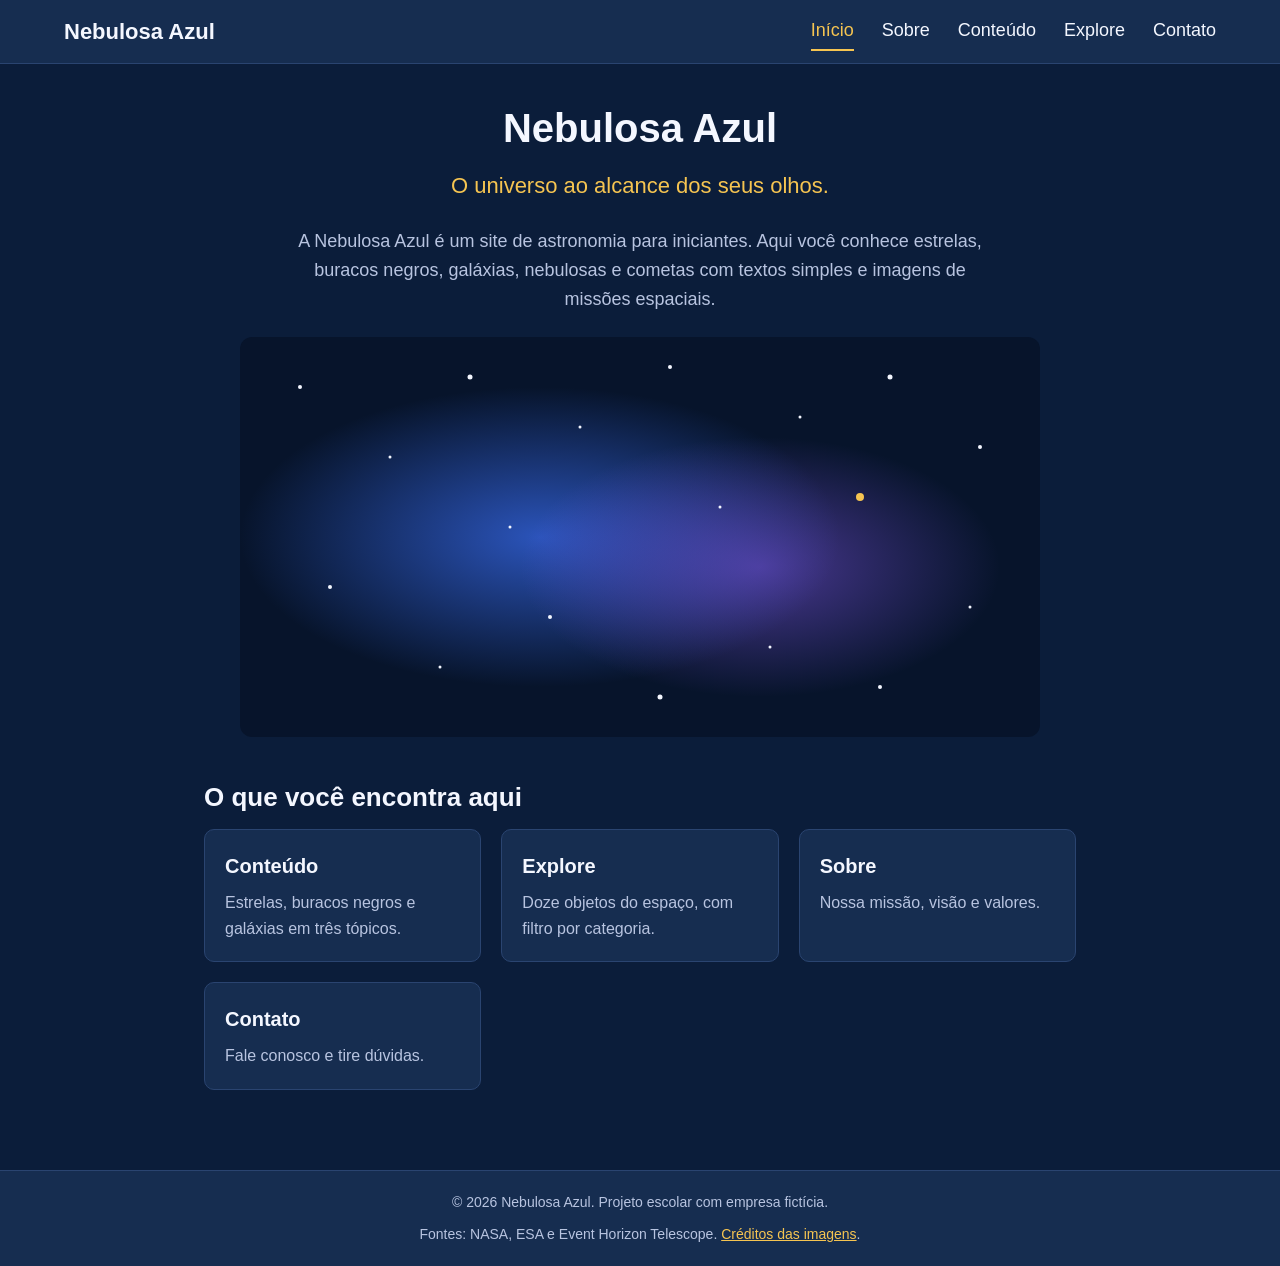
<file: html/index.html>
<!DOCTYPE html>
<html lang="pt-BR">
<head>
  <meta charset="UTF-8">
  <meta name="viewport" content="width=device-width, initial-scale=1.0">
  <meta name="description" content="Nebulosa Azul: site de astronomia para iniciantes sobre estrelas, buracos negros, galáxias e outros corpos celestes.">
  <link rel="icon" href="imagens/favicon.svg" type="image/svg+xml">
  <title>Início | Nebulosa Azul</title>
  <link rel="stylesheet" href="../css/style.css">
  <script src="../js/script.js" defer></script>
</head>
<body>
  <a class="pular" href="#conteudo">Ir para o conteúdo</a>
  <header>
    <a class="logo" href="index.html">Nebulosa Azul</a>
    <button class="menu-toggle" type="button" aria-expanded="false" aria-controls="menu">Menu</button>
    <nav id="menu" aria-label="Principal">
      <a href="index.html" aria-current="page">Início</a>
      <a href="sobre.html">Sobre</a>
      <a href="conteudo.html">Conteúdo</a>
      <a href="explore.html">Explore</a>
      <a href="contato.html">Contato</a>
    </nav>
  </header>

  <main id="conteudo">
    <section class="hero">
      <h1>Nebulosa Azul</h1>
      <p class="subtitulo">O universo ao alcance dos seus olhos.</p>
      <p class="apresentacao">A Nebulosa Azul é um site de astronomia para iniciantes. Aqui você conhece estrelas, buracos negros, galáxias, nebulosas e cometas com textos simples e imagens de missões espaciais.</p>
      <img src="../imagens/hero.svg" alt="Céu noturno com estrelas e uma nebulosa azul ao fundo" width="800" height="400">
    </section>

    <section>
      <h2>O que você encontra aqui</h2>
      <div class="grade">
        <a class="atalho" href="conteudo.html"><h3>Conteúdo</h3><p>Estrelas, buracos negros e galáxias em três tópicos.</p></a>
        <a class="atalho" href="explore.html"><h3>Explore</h3><p>Doze objetos do espaço, com filtro por categoria.</p></a>
        <a class="atalho" href="sobre.html"><h3>Sobre</h3><p>Nossa missão, visão e valores.</p></a>
        <a class="atalho" href="contato.html"><h3>Contato</h3><p>Fale conosco e tire dúvidas.</p></a>
      </div>
    </section>
  </main>

  <footer>
    <p>© 2026 Nebulosa Azul. Projeto escolar com empresa fictícia.</p>
    <p>Fontes: NASA, ESA e Event Horizon Telescope. <a href="sobre.html#creditos">Créditos das imagens</a>.</p>
  </footer>
</body>
</html>
</file>
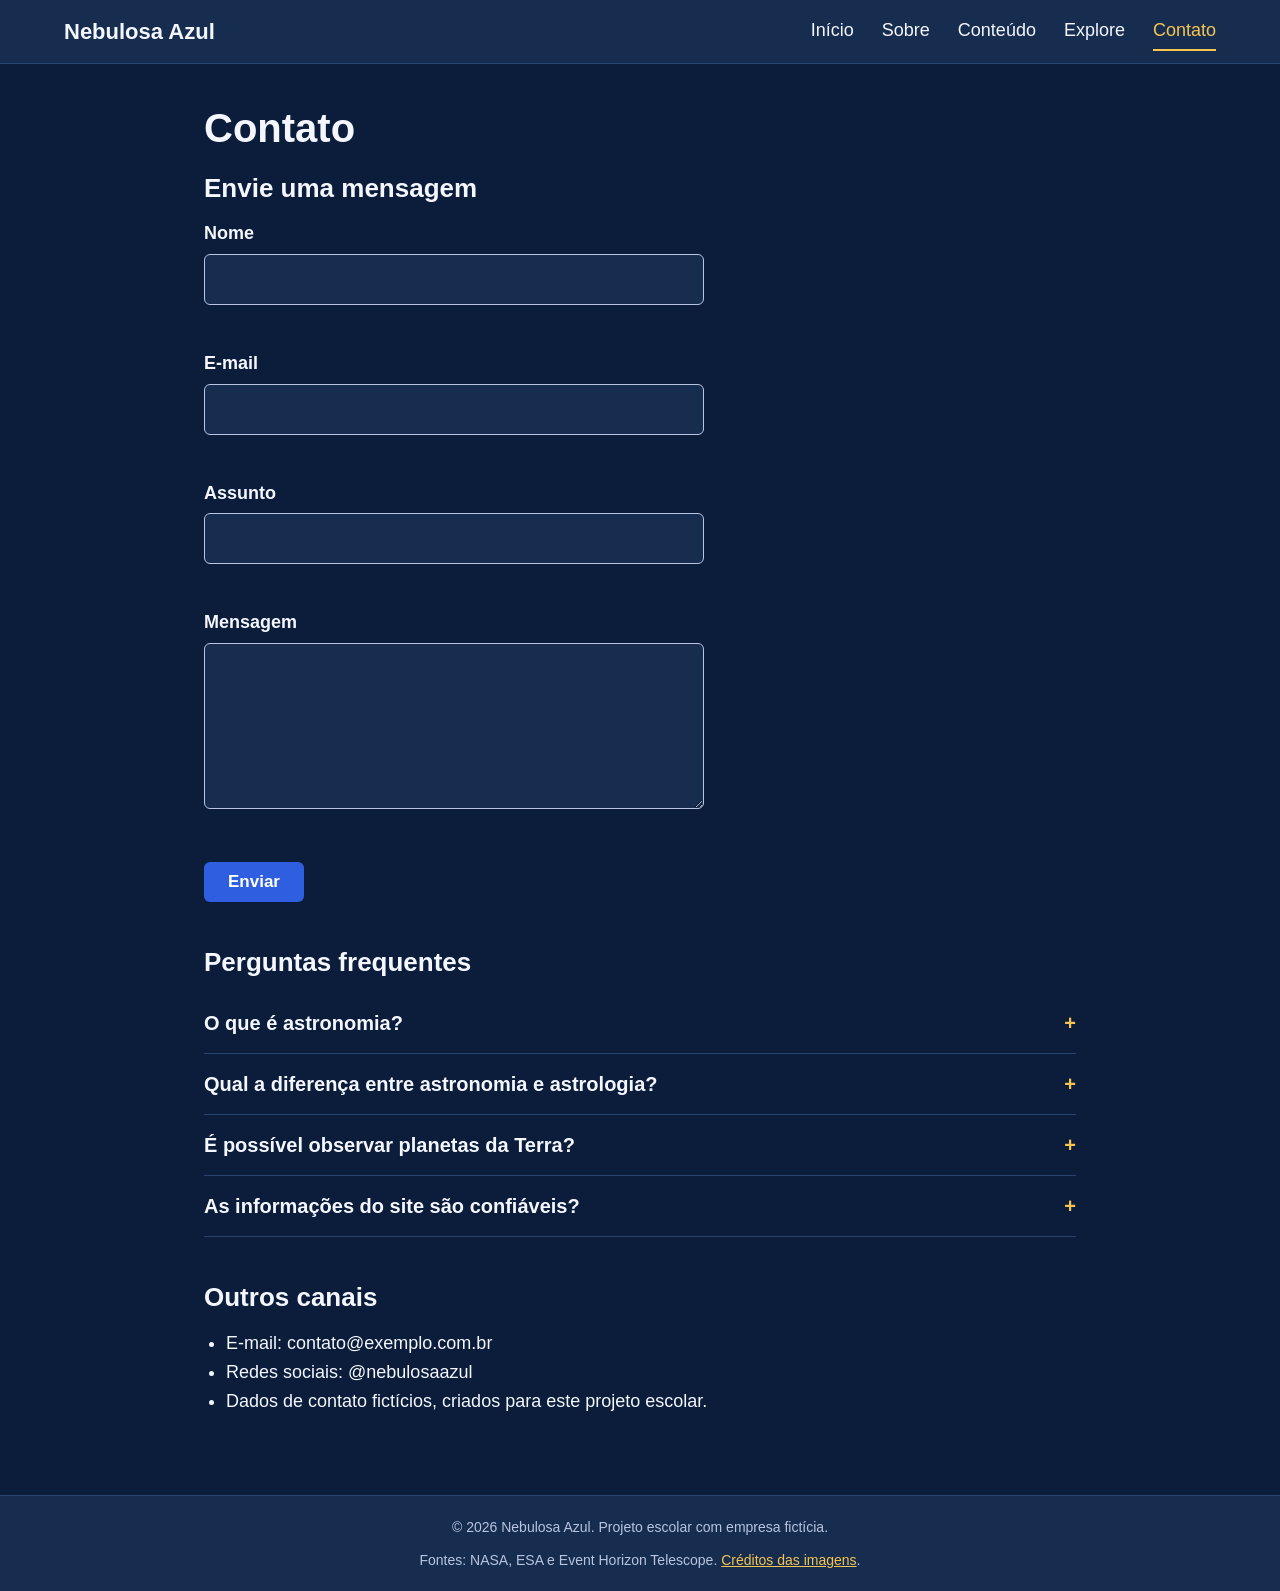
<file: html/contato.html>
<!DOCTYPE html>
<html lang="pt-BR">
<head>
  <meta charset="UTF-8">
  <meta name="viewport" content="width=device-width, initial-scale=1.0">
  <meta name="description" content="Formulário de contato e perguntas frequentes sobre astronomia.">
  <link rel="icon" href="imagens/favicon.svg" type="image/svg+xml">
  <title>Contato | Nebulosa Azul</title>
  <link rel="stylesheet" href="../css/style.css">
  <script src="../js/script.js" defer></script>
</head>
<body>
  <a class="pular" href="#conteudo">Ir para o conteúdo</a>
  <header>
    <a class="logo" href="index.html">Nebulosa Azul</a>
    <button class="menu-toggle" type="button" aria-expanded="false" aria-controls="menu">Menu</button>
    <nav id="menu" aria-label="Principal">
      <a href="index.html">Início</a>
      <a href="sobre.html">Sobre</a>
      <a href="conteudo.html">Conteúdo</a>
      <a href="explore.html">Explore</a>
      <a href="contato.html" aria-current="page">Contato</a>
    </nav>
  </header>

  <main id="conteudo">
    <h1>Contato</h1>

    <section>
      <h2>Envie uma mensagem</h2>
      <form id="form-contato" novalidate>
      <div class="campo">
        <label for="nome">Nome</label>
        <input type="text" id="nome" name="nome" autocomplete="name" required aria-describedby="erro-nome">
        <span class="erro" id="erro-nome"></span>
      </div>
      <div class="campo">
        <label for="email">E-mail</label>
        <input type="email" id="email" name="email" autocomplete="email" required aria-describedby="erro-email">
        <span class="erro" id="erro-email"></span>
      </div>
      <div class="campo">
        <label for="assunto">Assunto</label>
        <input type="text" id="assunto" name="assunto" autocomplete="off" required aria-describedby="erro-assunto">
        <span class="erro" id="erro-assunto"></span>
      </div>
      <div class="campo">
        <label for="mensagem">Mensagem</label>
        <textarea id="mensagem" name="mensagem" rows="5" required aria-describedby="erro-mensagem"></textarea>
        <span class="erro" id="erro-mensagem"></span>
      </div>
        <button type="submit" class="botao">Enviar</button>
        <p id="status" role="status"></p>
      </form>
    </section>

    <section>
      <h2>Perguntas frequentes</h2>
      <div class="faq-item">
        <h3><button type="button" class="faq-pergunta" id="pergunta-1" aria-expanded="false" aria-controls="resposta-1">O que é astronomia?</button></h3>
        <p class="faq-resposta" id="resposta-1" hidden>Astronomia é a ciência que estuda os corpos celestes e os fenômenos do Universo, como planetas, estrelas, galáxias e buracos negros.</p>
      </div>
      <div class="faq-item">
        <h3><button type="button" class="faq-pergunta" id="pergunta-2" aria-expanded="false" aria-controls="resposta-2">Qual a diferença entre astronomia e astrologia?</button></h3>
        <p class="faq-resposta" id="resposta-2" hidden>A astronomia é uma ciência baseada em observações e modelos. A astrologia relaciona a posição dos astros a características humanas, sem base científica.</p>
      </div>
      <div class="faq-item">
        <h3><button type="button" class="faq-pergunta" id="pergunta-3" aria-expanded="false" aria-controls="resposta-3">É possível observar planetas da Terra?</button></h3>
        <p class="faq-resposta" id="resposta-3" hidden>Sim. Vênus, Marte, Júpiter e Saturno podem ser vistos a olho nu em certas épocas. Com telescópio, aparecem mais detalhes.</p>
      </div>
      <div class="faq-item">
        <h3><button type="button" class="faq-pergunta" id="pergunta-4" aria-expanded="false" aria-controls="resposta-4">As informações do site são confiáveis?</button></h3>
        <p class="faq-resposta" id="resposta-4" hidden>Sim. Usamos dados de instituições e missões espaciais como NASA e ESA.</p>
      </div>
    </section>

    <section>
      <h2>Outros canais</h2>
      <ul>
        <li>E-mail: contato@exemplo.com.br</li>
        <li>Redes sociais: @nebulosaazul</li>
        <li>Dados de contato fictícios, criados para este projeto escolar.</li>
      </ul>
    </section>
  </main>

  <footer>
    <p>© 2026 Nebulosa Azul. Projeto escolar com empresa fictícia.</p>
    <p>Fontes: NASA, ESA e Event Horizon Telescope. <a href="sobre.html#creditos">Créditos das imagens</a>.</p>
  </footer>
</body>
</html>
</file>
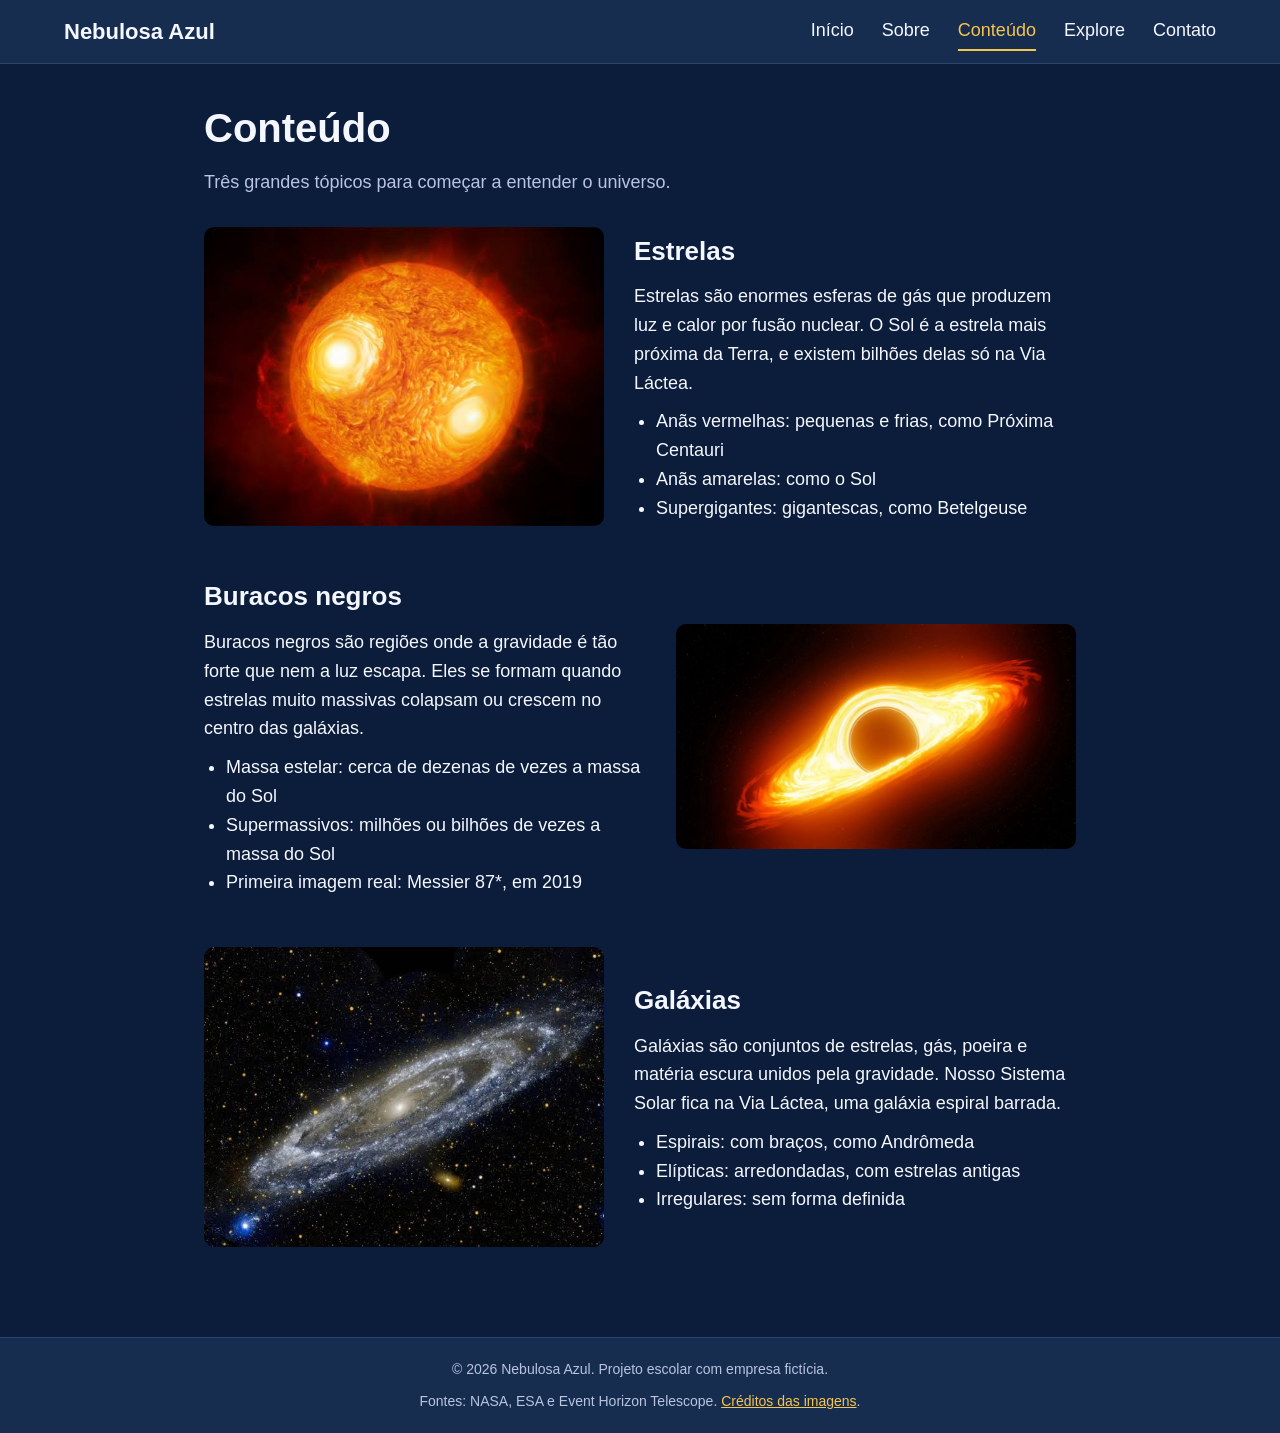
<file: html/conteudo.html>
<!DOCTYPE html>
<html lang="pt-BR">
<head>
  <meta charset="UTF-8">
  <meta name="viewport" content="width=device-width, initial-scale=1.0">
  <meta name="description" content="Estrelas, buracos negros e galáxias explicados de forma simples.">
  <link rel="icon" href="imagens/favicon.svg" type="image/svg+xml">
  <title>Conteúdo | Nebulosa Azul</title>
  <link rel="stylesheet" href="../css/style.css">
  <script src="../js/script.js" defer></script>
</head>
<body>
  <a class="pular" href="#conteudo">Ir para o conteúdo</a>
  <header>
    <a class="logo" href="index.html">Nebulosa Azul</a>
    <button class="menu-toggle" type="button" aria-expanded="false" aria-controls="menu">Menu</button>
    <nav id="menu" aria-label="Principal">
      <a href="index.html">Início</a>
      <a href="sobre.html">Sobre</a>
      <a href="conteudo.html" aria-current="page">Conteúdo</a>
      <a href="explore.html">Explore</a>
      <a href="contato.html">Contato</a>
    </nav>
  </header>

  <main id="conteudo">
    <h1>Conteúdo</h1>
    <p class="intro">Três grandes tópicos para começar a entender o universo.</p>

    <article class="topico">
      <img src="../imagens/estrela.jpeg" alt="Ilustração de uma estrela amarela brilhante em fundo escuro" width="400" height="300">
      <div>
        <h2>Estrelas</h2>
        <p>Estrelas são enormes esferas de gás que produzem luz e calor por fusão nuclear. O Sol é a estrela mais próxima da Terra, e existem bilhões delas só na Via Láctea.</p>
        <ul>
          <li>Anãs vermelhas: pequenas e frias, como Próxima Centauri</li>
          <li>Anãs amarelas: como o Sol</li>
          <li>Supergigantes: gigantescas, como Betelgeuse</li>
        </ul>
      </div>
    </article>
    <article class="topico">
      <img src="../imagens/buraco-negro.webp" alt="Ilustração de um buraco negro com um anel alaranjado de gás ao redor" width="400" height="300">
      <div>
        <h2>Buracos negros</h2>
        <p>Buracos negros são regiões onde a gravidade é tão forte que nem a luz escapa. Eles se formam quando estrelas muito massivas colapsam ou crescem no centro das galáxias.</p>
        <ul>
          <li>Massa estelar: cerca de dezenas de vezes a massa do Sol</li>
          <li>Supermassivos: milhões ou bilhões de vezes a massa do Sol</li>
          <li>Primeira imagem real: Messier 87*, em 2019</li>
        </ul>
      </div>
    </article>
    <article class="topico">
      <img src="../imagens/galaxia.jpeg" alt="Ilustração de uma galáxia espiral com braços de estrelas azuis e núcleo dourado" width="400" height="300">
      <div>
        <h2>Galáxias</h2>
        <p>Galáxias são conjuntos de estrelas, gás, poeira e matéria escura unidos pela gravidade. Nosso Sistema Solar fica na Via Láctea, uma galáxia espiral barrada.</p>
        <ul>
          <li>Espirais: com braços, como Andrômeda</li>
          <li>Elípticas: arredondadas, com estrelas antigas</li>
          <li>Irregulares: sem forma definida</li>
        </ul>
      </div>
    </article>

  </main>

  <footer>
    <p>© 2026 Nebulosa Azul. Projeto escolar com empresa fictícia.</p>
    <p>Fontes: NASA, ESA e Event Horizon Telescope. <a href="sobre.html#creditos">Créditos das imagens</a>.</p>
  </footer>
</body>
</html>
</file>
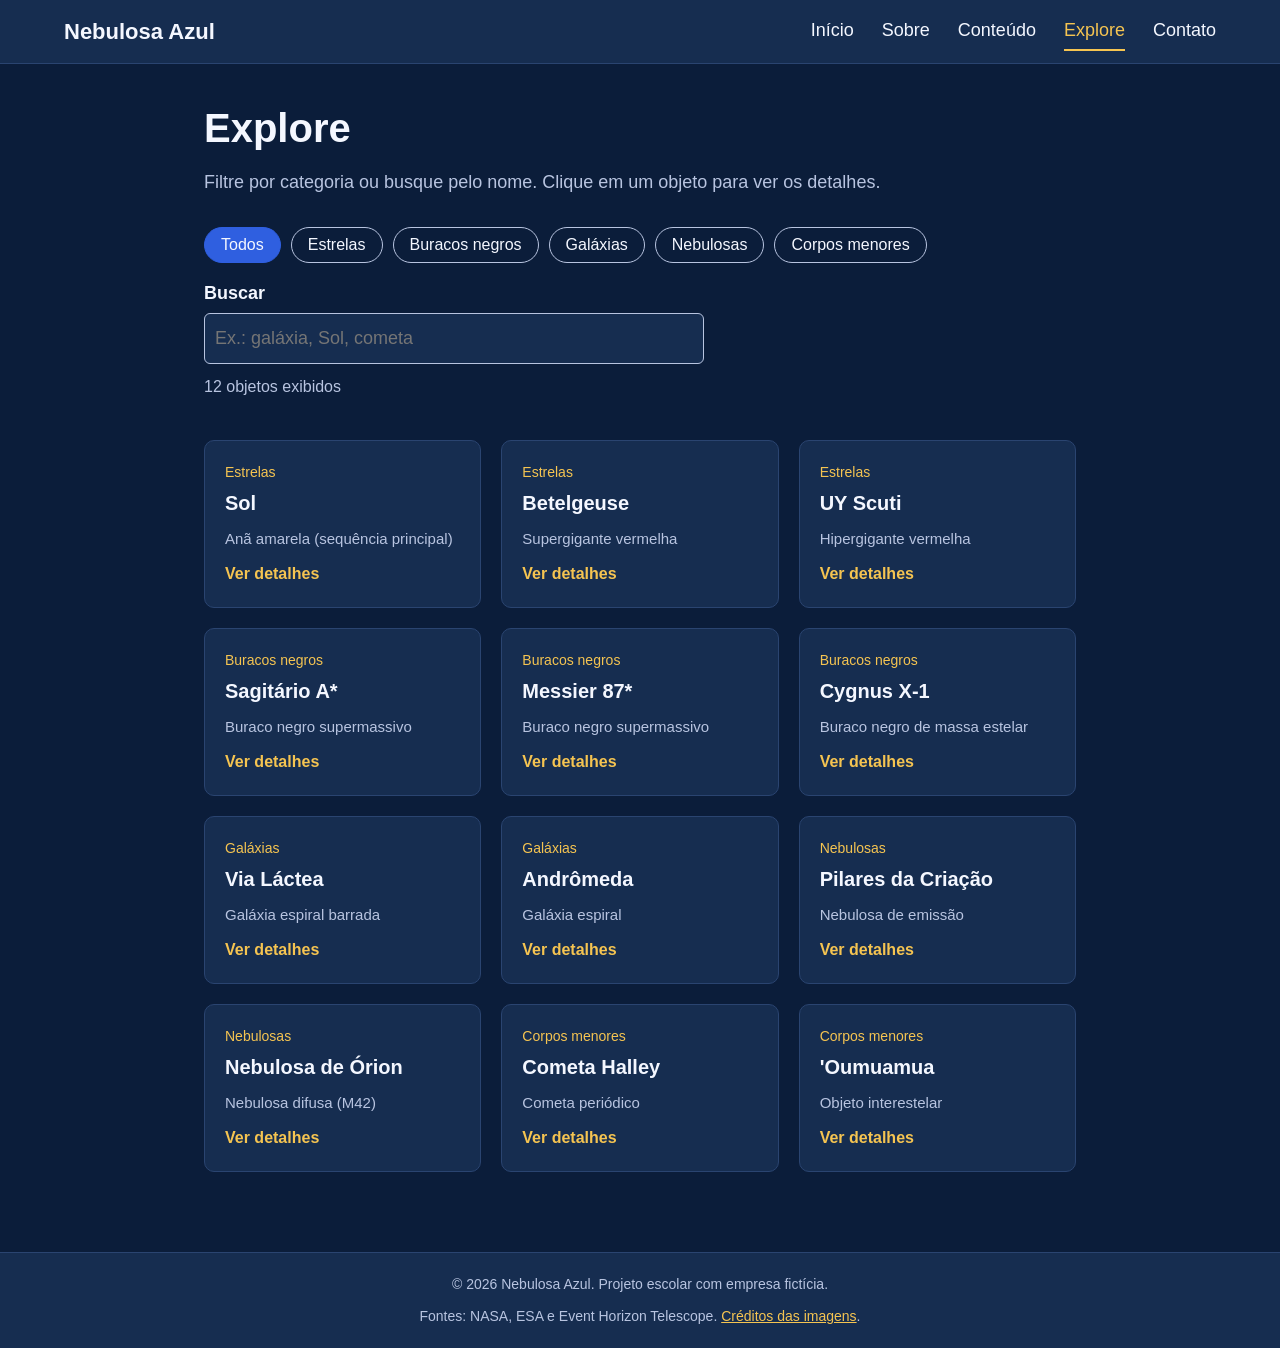
<file: html/explore.html>
<!DOCTYPE html>
<html lang="pt-BR">
<head>
  <meta charset="UTF-8">
  <meta name="viewport" content="width=device-width, initial-scale=1.0">
  <meta name="description" content="Doze objetos do espaço com filtro por categoria e busca por palavra.">
  <link rel="icon" href="imagens/favicon.svg" type="image/svg+xml">
  <title>Explore | Nebulosa Azul</title>
  <link rel="stylesheet" href="../css/style.css">
  <script src="../js/script.js" defer></script>
</head>
<body>
  <a class="pular" href="#conteudo">Ir para o conteúdo</a>
  <header>
    <a class="logo" href="index.html">Nebulosa Azul</a>
    <button class="menu-toggle" type="button" aria-expanded="false" aria-controls="menu">Menu</button>
    <nav id="menu" aria-label="Principal">
      <a href="index.html">Início</a>
      <a href="sobre.html">Sobre</a>
      <a href="conteudo.html">Conteúdo</a>
      <a href="explore.html" aria-current="page">Explore</a>
      <a href="contato.html">Contato</a>
    </nav>
  </header>

  <main id="conteudo">
    <h1>Explore</h1>
    <p class="intro">Filtre por categoria ou busque pelo nome. Clique em um objeto para ver os detalhes.</p>

    <section aria-labelledby="t-filtros">
      <h2 class="so-leitor" id="t-filtros">Filtros</h2>
      <div class="filtros">
        <button type="button" class="filtro" data-categoria="todos" aria-pressed="true">Todos</button>
        <button type="button" class="filtro" data-categoria="Estrelas" aria-pressed="false">Estrelas</button>
        <button type="button" class="filtro" data-categoria="Buracos negros" aria-pressed="false">Buracos negros</button>
        <button type="button" class="filtro" data-categoria="Galáxias" aria-pressed="false">Galáxias</button>
        <button type="button" class="filtro" data-categoria="Nebulosas" aria-pressed="false">Nebulosas</button>
        <button type="button" class="filtro" data-categoria="Corpos menores" aria-pressed="false">Corpos menores</button>
      </div>
      <label for="busca">Buscar</label>
      <input type="search" id="busca" placeholder="Ex.: galáxia, Sol, cometa">
      <p id="contador" role="status"></p>
    </section>

    <section class="grade" aria-labelledby="t-objetos">
      <h2 class="so-leitor" id="t-objetos">Objetos do espaço</h2>
      <article class="cartao" data-categoria="Estrelas" data-tipo="Anã amarela (sequência principal)" data-imagem="../imagens/solEx.webp">
        <p class="etiqueta">Estrelas</p>
        <h3><button type="button" class="abrir">Sol</button></h3>
        <p class="tipo">Anã amarela (sequência principal)</p>
        <p class="ver">Ver detalhes</p>
        <div class="dados" hidden>
          <p class="sobre">A estrela no centro do Sistema Solar. Sua gravidade mantém os planetas em órbita, e sua luz e calor sustentam a vida na Terra.</p>
          <ul class="detalhes">
            <li><strong>Diâmetro:</strong> cerca de 1,39 milhão de km</li>
            <li><strong>Distância da Terra:</strong> 149,6 milhões de km (1 UA)</li>
            <li><strong>Idade:</strong> cerca de 4,6 bilhões de anos</li>
          </ul>
          <ul class="fatos">
            <li>A luz do Sol leva cerca de 8 minutos para chegar à Terra.</li>
            <li>O vento solar, ao encontrar o campo magnético da Terra, cria as auroras.</li>
          </ul>
        </div>
      </article>
      <article class="cartao" data-categoria="Estrelas" data-tipo="Supergigante vermelha" data-imagem="../imagens/BetelgeuseEx.jpg">
        <p class="etiqueta">Estrelas</p>
        <h3><button type="button" class="abrir">Betelgeuse</button></h3>
        <p class="tipo">Supergigante vermelha</p>
        <p class="ver">Ver detalhes</p>
        <div class="dados" hidden>
          <p class="sobre">Estrela vermelha e enorme na constelação de Órion, em fase final de vida. Um dia deve explodir como supernova.</p>
          <ul class="detalhes">
            <li><strong>Tamanho:</strong> centenas de vezes o raio do Sol</li>
            <li><strong>Distância da Terra:</strong> 550 a 640 anos-luz</li>
            <li><strong>Constelação:</strong> Órion</li>
          </ul>
          <ul class="fatos">
            <li>Escureceu de forma visível entre 2019 e 2020, depois de expelir uma nuvem de poeira.</li>
            <li>No lugar do Sol, ultrapassaria a órbita de Marte.</li>
          </ul>
        </div>
      </article>
      <article class="cartao" data-categoria="Estrelas" data-tipo="Hipergigante vermelha" data-imagem="../imagens/UYEx.png">
        <p class="etiqueta">Estrelas</p>
        <h3><button type="button" class="abrir">UY Scuti</button></h3>
        <p class="tipo">Hipergigante vermelha</p>
        <p class="ver">Ver detalhes</p>
        <div class="dados" hidden>
          <p class="sobre">Uma das maiores estrelas conhecidas, na constelação do Escudo. Seu tamanho exato ainda é incerto.</p>
          <ul class="detalhes">
            <li><strong>Tamanho:</strong> 900 a 1.700 vezes o raio do Sol (estimativas variam)</li>
            <li><strong>Distância da Terra:</strong> cerca de 9.500 anos-luz</li>
            <li><strong>Constelação:</strong> Escudo (Scutum)</li>
          </ul>
          <ul class="fatos">
            <li>No lugar do Sol, engoliria as órbitas dos planetas rochosos.</li>
            <li>É uma estrela variável: seu brilho pulsa com o tempo.</li>
          </ul>
        </div>
      </article>
      <article class="cartao" data-categoria="Buracos negros" data-tipo="Buraco negro supermassivo" data-imagem="../imagens/sagitarioAEx.jpg">
        <p class="etiqueta">Buracos negros</p>
        <h3><button type="button" class="abrir">Sagitário A*</button></h3>
        <p class="tipo">Buraco negro supermassivo</p>
        <p class="ver">Ver detalhes</p>
        <div class="dados" hidden>
          <p class="sobre">O buraco negro no centro da Via Láctea. É relativamente calmo, e estrelas giram ao redor dele.</p>
          <ul class="detalhes">
            <li><strong>Massa:</strong> cerca de 4 milhões de vezes a do Sol</li>
            <li><strong>Distância da Terra:</strong> cerca de 26.000 anos-luz</li>
            <li><strong>Horizonte de eventos:</strong> cerca de 24 milhões de km de diâmetro</li>
          </ul>
          <ul class="fatos">
            <li>Sua primeira imagem foi divulgada em 2022 pelo Event Horizon Telescope.</li>
            <li>Estrelas próximas dele se movem a velocidades altíssimas.</li>
          </ul>
        </div>
      </article>
      <article class="cartao" data-categoria="Buracos negros" data-tipo="Buraco negro supermassivo" data-imagem="../imagens/Messier 87Ex.jpg">
        <p class="etiqueta">Buracos negros</p>
        <h3><button type="button" class="abrir">Messier 87*</button></h3>
        <p class="tipo">Buraco negro supermassivo</p>
        <p class="ver">Ver detalhes</p>
        <div class="dados" hidden>
          <p class="sobre">Buraco negro gigante no centro da galáxia M87, na constelação de Virgem. Ele lança um jato de plasma que se estende por milhares de anos-luz.</p>
          <ul class="detalhes">
            <li><strong>Massa:</strong> cerca de 6,5 bilhões de vezes a do Sol</li>
            <li><strong>Distância da Terra:</strong> cerca de 53,5 milhões de anos-luz</li>
            <li><strong>Galáxia:</strong> Messier 87</li>
          </ul>
          <ul class="fatos">
            <li>Foi o primeiro buraco negro fotografado, em imagem divulgada em 2019.</li>
            <li>Seu horizonte de eventos é maior que todo o Sistema Solar.</li>
          </ul>
        </div>
      </article>
      <article class="cartao" data-categoria="Buracos negros" data-tipo="Buraco negro de massa estelar" data-imagem="../imagens/Cygnus X-1Ex.jpg">
        <p class="etiqueta">Buracos negros</p>
        <h3><button type="button" class="abrir">Cygnus X-1</button></h3>
        <p class="tipo">Buraco negro de massa estelar</p>
        <p class="ver">Ver detalhes</p>
        <div class="dados" hidden>
          <p class="sobre">Buraco negro na constelação do Cisne. Ele puxa gás de uma estrela companheira e forma um disco muito quente, que emite raios X.</p>
          <ul class="detalhes">
            <li><strong>Massa:</strong> cerca de 21 vezes a do Sol</li>
            <li><strong>Distância da Terra:</strong> cerca de 7.200 anos-luz</li>
            <li><strong>Horizonte de eventos:</strong> cerca de 60 km de raio</li>
          </ul>
          <ul class="fatos">
            <li>Descoberto em 1964, foi um dos primeiros objetos aceitos como buraco negro.</li>
            <li>Motivou uma aposta amistosa entre Stephen Hawking e Kip Thorne.</li>
          </ul>
        </div>
      </article>
      <article class="cartao" data-categoria="Galáxias" data-tipo="Galáxia espiral barrada" data-imagem="../imagens/Via LácteaEx.png">
        <p class="etiqueta">Galáxias</p>
        <h3><button type="button" class="abrir">Via Láctea</button></h3>
        <p class="tipo">Galáxia espiral barrada</p>
        <p class="ver">Ver detalhes</p>
        <div class="dados" hidden>
          <p class="sobre">A galáxia onde vivemos. Reúne centenas de bilhões de estrelas, gás, poeira e matéria escura.</p>
          <ul class="detalhes">
            <li><strong>Diâmetro:</strong> 100.000 a 120.000 anos-luz</li>
            <li><strong>Estrelas:</strong> entre 100 e 400 bilhões</li>
            <li><strong>Nossa posição:</strong> a cerca de 26.000 anos-luz do centro</li>
          </ul>
          <ul class="fatos">
            <li>O nome vem da faixa esbranquiçada, parecida com leite, que se vê no céu escuro.</li>
            <li>O Sistema Solar fica no Braço de Órion.</li>
          </ul>
        </div>
      </article>
      <article class="cartao" data-categoria="Galáxias" data-tipo="Galáxia espiral" data-imagem="../imagens/AndrômedaEx.jpeg">
        <p class="etiqueta">Galáxias</p>
        <h3><button type="button" class="abrir">Andrômeda</button></h3>
        <p class="tipo">Galáxia espiral</p>
        <p class="ver">Ver detalhes</p>
        <div class="dados" hidden>
          <p class="sobre">A maior galáxia do Grupo Local e a grande espiral mais próxima da Via Láctea. Pode ser vista a olho nu sob um céu bem escuro.</p>
          <ul class="detalhes">
            <li><strong>Diâmetro:</strong> cerca de 220.000 anos-luz</li>
            <li><strong>Estrelas:</strong> cerca de 1 trilhão</li>
            <li><strong>Distância da Terra:</strong> cerca de 2,5 milhões de anos-luz</li>
          </ul>
          <ul class="fatos">
            <li>Também é chamada de Messier 31 (M31).</li>
            <li>Ela se aproxima da Via Láctea e pode se fundir a ela daqui a bilhões de anos.</li>
          </ul>
        </div>
      </article>
      <article class="cartao" data-categoria="Nebulosas" data-tipo="Nebulosa de emissão" data-imagem="../imagens/Pilares da CriaçãoEx.webp">
        <p class="etiqueta">Nebulosas</p>
        <h3><button type="button" class="abrir">Pilares da Criação</button></h3>
        <p class="tipo">Nebulosa de emissão</p>
        <p class="ver">Ver detalhes</p>
        <div class="dados" hidden>
          <p class="sobre">Colunas de gás e poeira na Nebulosa da Águia (M16). São berçários onde novas estrelas nascem.</p>
          <ul class="detalhes">
            <li><strong>Tamanho:</strong> 4 a 5 anos-luz (coluna principal)</li>
            <li><strong>Distância da Terra:</strong> cerca de 6.500 anos-luz</li>
            <li><strong>Constelação:</strong> Serpente</li>
          </ul>
          <ul class="fatos">
            <li>Ficaram famosos em imagens do telescópio Hubble e, depois, do James Webb.</li>
            <li>A radiação de estrelas jovens vizinhas vai desgastando as colunas.</li>
          </ul>
        </div>
      </article>
      <article class="cartao" data-categoria="Nebulosas" data-tipo="Nebulosa difusa (M42)" data-imagem="../imagens/Nebulosa de ÓrionEx.jpg">
        <p class="etiqueta">Nebulosas</p>
        <h3><button type="button" class="abrir">Nebulosa de Órion</button></h3>
        <p class="tipo">Nebulosa difusa (M42)</p>
        <p class="ver">Ver detalhes</p>
        <div class="dados" hidden>
          <p class="sobre">Um dos berçários de estrelas mais próximos e ativos, logo abaixo do cinturão de Órion.</p>
          <ul class="detalhes">
            <li><strong>Tamanho:</strong> cerca de 24 anos-luz</li>
            <li><strong>Distância da Terra:</strong> cerca de 1.344 anos-luz</li>
            <li><strong>Constelação:</strong> Órion</li>
          </ul>
          <ul class="fatos">
            <li>Pode ser vista a olho nu, como uma estrela borrada.</li>
            <li>Abriga milhares de estrelas jovens e sistemas planetários em formação.</li>
          </ul>
        </div>
      </article>
      <article class="cartao" data-categoria="Corpos menores" data-tipo="Cometa periódico" data-imagem="../imagens/Cometa HalleyEx.jpg">
        <p class="etiqueta">Corpos menores</p>
        <h3><button type="button" class="abrir">Cometa Halley</button></h3>
        <p class="tipo">Cometa periódico</p>
        <p class="ver">Ver detalhes</p>
        <div class="dados" hidden>
          <p class="sobre">O cometa mais famoso. Perto do Sol, o gelo do núcleo evapora e forma uma cauda brilhante.</p>
          <ul class="detalhes">
            <li><strong>Núcleo:</strong> cerca de 15 km por 8 km</li>
            <li><strong>Período orbital:</strong> 75 a 76 anos</li>
            <li><strong>Última passagem:</strong> 1986 (a próxima será em 2061)</li>
          </ul>
          <ul class="fatos">
            <li>Uma pessoa pode vê-lo duas vezes na vida, pois ele volta a cada 75 a 76 anos.</li>
            <li>Sua cauda é feita de gás e poeira liberados pelo núcleo.</li>
          </ul>
        </div>
      </article>
      <article class="cartao" data-categoria="Corpos menores" data-tipo="Objeto interestelar" data-imagem="../imagens/OumuamuaEx.jpg">
        <p class="etiqueta">Corpos menores</p>
        <h3><button type="button" class="abrir">'Oumuamua</button></h3>
        <p class="tipo">Objeto interestelar</p>
        <p class="ver">Ver detalhes</p>
        <div class="dados" hidden>
          <p class="sobre">O primeiro objeto vindo de fora do Sistema Solar já detectado, em 2017. Tem formato alongado e uma trajetória que não volta.</p>
          <ul class="detalhes">
            <li><strong>Tamanho:</strong> cerca de 400 a 800 m de comprimento (estimativa)</li>
            <li><strong>Descoberta:</strong> 2017</li>
            <li><strong>Situação:</strong> já saiu do Sistema Solar</li>
          </ul>
          <ul class="fatos">
            <li>O nome é havaiano e significa algo como mensageiro vindo de longe.</li>
            <li>Depois dele vieram 2I/Borisov (2019) e 3I/ATLAS (2025).</li>
          </ul>
        </div>
      </article>
    </section>
    <p id="sem-resultados" class="aviso" hidden>Nenhum objeto encontrado. Tente outra palavra ou clique em Todos.</p>

    <dialog id="detalhe" aria-labelledby="detalhe-titulo">
      <button type="button" class="fechar" id="fechar" aria-label="Fechar">&times;</button>
      <div class="dialogo">
        <figure class="foto">
          <img id="detalhe-foto" alt="" width="300" height="400">
          <figcaption>Imagem sem escala real. Créditos na página Sobre.</figcaption>
        </figure>
        <div class="texto">
          <p class="etiqueta" id="detalhe-categoria"></p>
          <h2 id="detalhe-titulo"></h2>
          <p><strong>Tipo:</strong> <span id="detalhe-tipo"></span></p>
          <h3>Sobre</h3>
          <p id="detalhe-sobre"></p>
          <h3>Detalhes</h3>
          <ul id="detalhe-detalhes"></ul>
          <h3>Fatos</h3>
          <ul id="detalhe-fatos"></ul>
        </div>
      </div>
    </dialog>
  </main>

  <footer>
    <p>© 2026 Nebulosa Azul. Projeto escolar com empresa fictícia.</p>
    <p>Fontes: NASA, ESA e Event Horizon Telescope. <a href="sobre.html#creditos">Créditos das imagens</a>.</p>
  </footer>
</body>
</html>
</file>
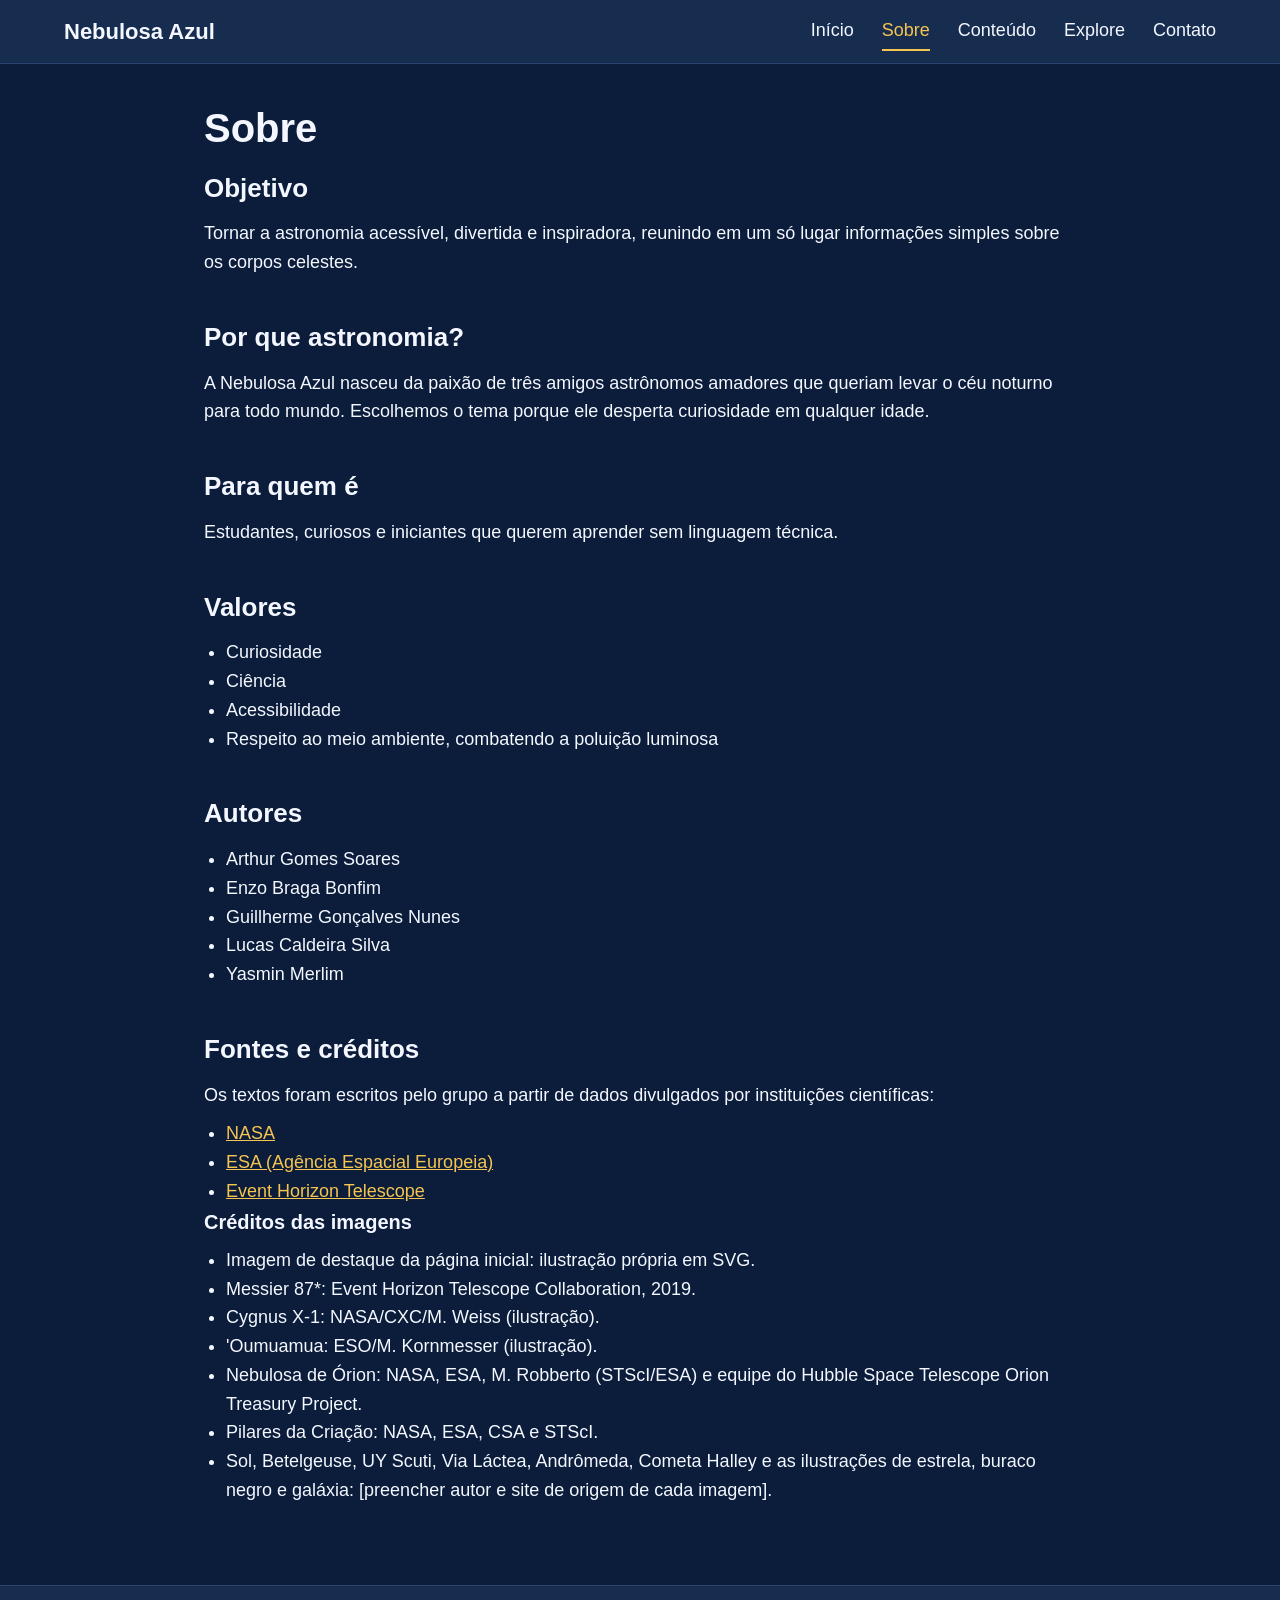
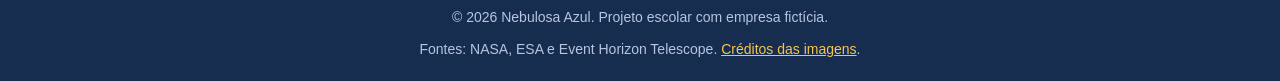
<file: html/sobre.html>
<!DOCTYPE html>
<html lang="pt-BR">
<head>
  <meta charset="UTF-8">
  <meta name="viewport" content="width=device-width, initial-scale=1.0">
  <meta name="description" content="Objetivo, público-alvo, autores e créditos do site Nebulosa Azul.">
  <link rel="icon" href="imagens/favicon.svg" type="image/svg+xml">
  <title>Sobre | Nebulosa Azul</title>
  <link rel="stylesheet" href="../css/style.css">
  <script src="../js/script.js" defer></script>
</head>
<body>
  <a class="pular" href="#conteudo">Ir para o conteúdo</a>
  <header>
    <a class="logo" href="index.html">Nebulosa Azul</a>
    <button class="menu-toggle" type="button" aria-expanded="false" aria-controls="menu">Menu</button>
    <nav id="menu" aria-label="Principal">
      <a href="index.html">Início</a>
      <a href="sobre.html" aria-current="page">Sobre</a>
      <a href="conteudo.html">Conteúdo</a>
      <a href="explore.html">Explore</a>
      <a href="contato.html">Contato</a>
    </nav>
  </header>

  <main id="conteudo">
    <h1>Sobre</h1>

    <section>
      <h2>Objetivo</h2>
      <p>Tornar a astronomia acessível, divertida e inspiradora, reunindo em um só lugar informações simples sobre os corpos celestes.</p>
    </section>

    <section>
      <h2>Por que astronomia?</h2>
      <p>A Nebulosa Azul nasceu da paixão de três amigos astrônomos amadores que queriam levar o céu noturno para todo mundo. Escolhemos o tema porque ele desperta curiosidade em qualquer idade.</p>
    </section>

    <section>
      <h2>Para quem é</h2>
      <p>Estudantes, curiosos e iniciantes que querem aprender sem linguagem técnica.</p>
    </section>

    <section>
      <h2>Valores</h2>
      <ul>
        <li>Curiosidade</li>
        <li>Ciência</li>
        <li>Acessibilidade</li>
        <li>Respeito ao meio ambiente, combatendo a poluição luminosa</li>
      </ul>
    </section>

    <section>
      <h2>Autores</h2>
      <ul>
        <li>Arthur Gomes Soares</li>
        <li>Enzo Braga Bonfim</li>
        <li>Guillherme Gonçalves Nunes</li>
        <li>Lucas Caldeira Silva</li>
        <li>Yasmin Merlim</li>
      </ul>
    </section>

    <section id="creditos">
      <h2>Fontes e créditos</h2>
      <p>Os textos foram escritos pelo grupo a partir de dados divulgados por instituições científicas:</p>
      <ul>
        <li><a href="https://www.nasa.gov">NASA</a></li>
        <li><a href="https://www.esa.int">ESA (Agência Espacial Europeia)</a></li>
        <li><a href="https://eventhorizontelescope.org">Event Horizon Telescope</a></li>
      </ul>
      <h3>Créditos das imagens</h3>
      <!-- CONFERIR: confirme cada crédito com o site de onde baixaram a imagem e preencha os que faltam. -->
      <ul>
        <li>Imagem de destaque da página inicial: ilustração própria em SVG.</li>
        <li>Messier 87*: Event Horizon Telescope Collaboration, 2019.</li>
        <li>Cygnus X-1: NASA/CXC/M. Weiss (ilustração).</li>
        <li>'Oumuamua: ESO/M. Kornmesser (ilustração).</li>
        <li>Nebulosa de Órion: NASA, ESA, M. Robberto (STScI/ESA) e equipe do Hubble Space Telescope Orion Treasury Project.</li>
        <li>Pilares da Criação: NASA, ESA, CSA e STScI.</li>
        <li>Sol, Betelgeuse, UY Scuti, Via Láctea, Andrômeda, Cometa Halley e as ilustrações de estrela, buraco negro e galáxia: [preencher autor e site de origem de cada imagem].</li>
      </ul>
    </section>
  </main>

  <footer>
    <p>© 2026 Nebulosa Azul. Projeto escolar com empresa fictícia.</p>
    <p>Fontes: NASA, ESA e Event Horizon Telescope. <a href="sobre.html#creditos">Créditos das imagens</a>.</p>
  </footer>
</body>
</html>
</file>
<file: css/style.css>
/*Variáveis: paleta do site*/
:root {
  --azul-marinho: #0B1D3A;
  --azul-espacial: #162D50;
  --azul-nebulosa: #2F5FE0;
  --azul-hover: #234BB8;
  --dourado: #F5C451;
  --branco: #F4F7FF;
  --texto-suave: #B8C4E0;
  --borda: #2A4470;
  --erro: #FF9A9A;
  --sucesso: #8EE6A8;
}

* { box-sizing: border-box; margin: 0; }

[hidden] { display: none !important; }

body {
  min-height: 100vh;
  display: grid;
  grid-template-rows: auto 1fr auto;
  background: var(--azul-marinho);
  color: var(--branco);
  font-family: Arial, Helvetica, sans-serif;
  font-size: 18px;
  line-height: 1.6;
}

img { max-width: 100%; height: auto; display: block; }
a { color: var(--dourado); }

/* Foco visível para navegação por teclado */
:focus-visible { outline: 3px solid var(--dourado); outline-offset: 2px; }

/* ===== Cabeçalho e menu ===== */
header {
  display: flex;
  justify-content: space-between;
  align-items: center;
  flex-wrap: wrap;
  gap: 10px;
  padding: 12px 5%;
  background: var(--azul-espacial);
  border-bottom: 1px solid var(--borda);
}
.logo { color: var(--branco); font-size: 22px; font-weight: bold; text-decoration: none; }

nav { display: flex; gap: 28px; }
nav a {
  color: var(--branco);
  text-decoration: none;
  padding: 4px 0;
  border-bottom: 2px solid transparent;
}
nav a:hover { border-bottom-color: var(--texto-suave); }
nav a[aria-current="page"] { color: var(--dourado); border-bottom-color: var(--dourado); }

.menu-toggle {
  display: none;
  padding: 8px 16px;
  background: transparent;
  color: var(--branco);
  border: 1px solid var(--texto-suave);
  border-radius: 6px;
  font-size: 16px;
  cursor: pointer;
}
.menu-toggle:hover { background: var(--azul-marinho); }

/* ===== Conteúdo principal ===== */
main { width: 100%; max-width: 1000px; margin: 0 auto; padding: 40px 5%; }
main > section, main > article { margin-bottom: 40px; }

h1 { font-size: 40px; line-height: 1.2; margin-bottom: 16px; }
h2 { font-size: 26px; margin-bottom: 10px; }
h3 { font-size: 20px; margin-bottom: 8px; }
p + p, p + ul { margin-top: 10px; }
ul { padding-left: 22px; }
.intro { color: var(--texto-suave); margin-bottom: 30px; }

/* Início */
.hero { text-align: center; }
.hero .subtitulo { color: var(--dourado); font-size: 22px; margin-bottom: 24px; }
.hero img { border-radius: 12px; margin: 0 auto; }

.grade { display: grid; grid-template-columns: repeat(auto-fill, minmax(240px, 1fr)); gap: 20px; }
.atalho {
  display: block;
  padding: 20px;
  background: var(--azul-espacial);
  border: 1px solid var(--borda);
  border-radius: 10px;
  color: var(--branco);
  text-decoration: none;
}
.atalho:hover { border-color: var(--dourado); background: #1B3760; }
.atalho p { color: var(--texto-suave); font-size: 16px; }

/* Conteúdo */
.topico { display: flex; gap: 30px; align-items: center; margin-bottom: 50px; }
.topico img { flex: 0 0 400px; border-radius: 10px; }
.topico:nth-of-type(even) { flex-direction: row-reverse; }

/* Explore */
.filtros { display: flex; flex-wrap: wrap; gap: 10px; margin-bottom: 16px; }
.filtro {
  padding: 8px 16px;
  background: transparent;
  color: var(--branco);
  border: 1px solid var(--texto-suave);
  border-radius: 20px;
  font-size: 16px;
  cursor: pointer;
}
.filtro:hover { background: var(--azul-espacial); }
.filtro[aria-pressed="true"] { background: var(--azul-nebulosa); border-color: var(--azul-nebulosa); }

label { display: block; margin-bottom: 6px; font-weight: bold; }
input, textarea {
  width: 100%;
  max-width: 500px;
  padding: 10px;
  background: var(--azul-espacial);
  color: var(--branco);
  border: 1px solid var(--texto-suave);
  border-radius: 6px;
  font: inherit;
}
input:hover, textarea:hover { border-color: var(--branco); }
#contador { color: var(--texto-suave); font-size: 16px; margin: 10px 0 0; }

.cartao {
  padding: 20px;
  background: var(--azul-espacial);
  border: 1px solid var(--borda);
  border-radius: 10px;
  font-size: 16px;
}
.cartao:hover { border-color: var(--dourado); }
.cartao ul { list-style: none; padding: 0; margin-bottom: 10px; color: var(--texto-suave); }
.etiqueta { color: var(--dourado); font-size: 14px; margin-bottom: 4px; }
.aviso { text-align: center; color: var(--texto-suave); padding: 30px 0; }

/* Contato */
.campo { margin-bottom: 18px; }
.campo input[aria-invalid="true"], .campo textarea[aria-invalid="true"] { border-color: var(--erro); }
.erro { display: block; min-height: 22px; color: var(--erro); font-size: 15px; margin-top: 4px; }
.botao {
  padding: 10px 24px;
  background: var(--azul-nebulosa);
  color: #fff;
  border: 0;
  border-radius: 6px;
  font-size: 17px;
  font-weight: bold;
  cursor: pointer;
}
.botao:hover { background: var(--azul-hover); }
#status { margin-top: 14px; color: var(--sucesso); }

.faq-item { border-bottom: 1px solid var(--borda); }
.faq-item h3 { margin: 0; }
.faq-pergunta {
  display: flex;
  justify-content: space-between;
  width: 100%;
  padding: 14px 0;
  background: transparent;
  color: var(--branco);
  border: 0;
  font: inherit;
  font-weight: bold;
  text-align: left;
  cursor: pointer;
}
.faq-pergunta::after { content: "+"; color: var(--dourado); margin-left: 12px; }
.faq-pergunta[aria-expanded="true"]::after { content: "−"; }
.faq-pergunta:hover { color: var(--dourado); }
.faq-resposta { padding-bottom: 14px; color: var(--texto-suave); }

/* ===== Rodapé ===== */
footer {
  padding: 20px 5%;
  background: var(--azul-espacial);
  border-top: 1px solid var(--borda);
  text-align: center;
  font-size: 14px;
  color: var(--texto-suave);
}

/* ===== Celular ===== */
@media (max-width: 700px) {
  body { font-size: 17px; }
  h1 { font-size: 32px; }
  .menu-toggle { display: block; }
  nav { display: none; flex-direction: column; gap: 6px; width: 100%; padding-top: 8px; }
  nav.aberto { display: flex; }
  nav a { padding: 10px 0; }
  .topico, .topico:nth-of-type(even) { flex-direction: column; align-items: stretch; }
  .topico img { flex: none; width: 100%; }
}

@media (prefers-reduced-motion: reduce) { * { transition: none !important; } }

/* ===== Acessibilidade: link para pular ao conteúdo e texto só para leitor de tela ===== */
.pular { position: absolute; left: 8px; top: -80px; z-index: 20; padding: 10px 16px; background: var(--dourado); color: var(--azul-marinho); font-weight: bold; border-radius: 6px; }
.pular:focus { top: 8px; }
.so-leitor { position: absolute; width: 1px; height: 1px; overflow: hidden; clip: rect(0 0 0 0); white-space: nowrap; }
.hero .apresentacao { max-width: 700px; margin: 0 auto 24px; color: var(--texto-suave); }

/* ===== Cartões do Explore: o cartão inteiro é clicável ===== */
.cartao { position: relative; }
.abrir { padding: 0; background: none; border: 0; color: var(--branco); font: inherit; font-weight: bold; text-align: left; cursor: pointer; }
.abrir::after { content: ""; position: absolute; inset: 0; border-radius: 10px; }
.abrir:focus-visible { outline: none; }
.abrir:focus-visible::after { outline: 3px solid var(--dourado); outline-offset: 2px; }
.cartao:hover .abrir { color: var(--dourado); }
.cartao .tipo { color: var(--texto-suave); font-size: 15px; }
.cartao .ver { color: var(--dourado); font-weight: bold; margin-top: 10px; }

/* ===== Janela de detalhes (dialog) ===== */
dialog { margin: auto; width: min(900px, 92vw); max-height: 90vh; padding: 0; background: var(--azul-espacial); color: var(--branco); border: 1px solid var(--borda); border-radius: 12px; overflow: hidden; }
dialog::backdrop { background: rgba(5, 12, 28, 0.8); }
body:has(dialog[open]) { overflow: hidden; }
.dialogo { display: flex; gap: 24px; padding: 28px; max-height: 90vh; overflow-y: auto; }
.foto { flex: 0 0 280px; }
.foto img { width: 100%; height: auto; border-radius: 8px; }
.foto figcaption { margin-top: 6px; font-size: 14px; color: var(--texto-suave); }
.texto { flex: 1; min-width: 0; }
.texto h3 { margin-top: 16px; color: var(--dourado); }
.texto ul { list-style: disc; padding-left: 22px; }
.texto li { margin-bottom: 6px; }
.fechar { position: absolute; top: 10px; right: 12px; z-index: 1; width: 40px; height: 40px; background: var(--azul-marinho); color: var(--branco); border: 1px solid var(--texto-suave); border-radius: 50%; font-size: 24px; line-height: 1; cursor: pointer; }
.fechar:hover { background: var(--azul-nebulosa); }
@media (max-width: 700px) {
  .dialogo { flex-direction: column; padding: 20px; }
  .foto { flex: none; }
  .foto img { max-height: 260px; object-fit: cover; }
}
</file>
